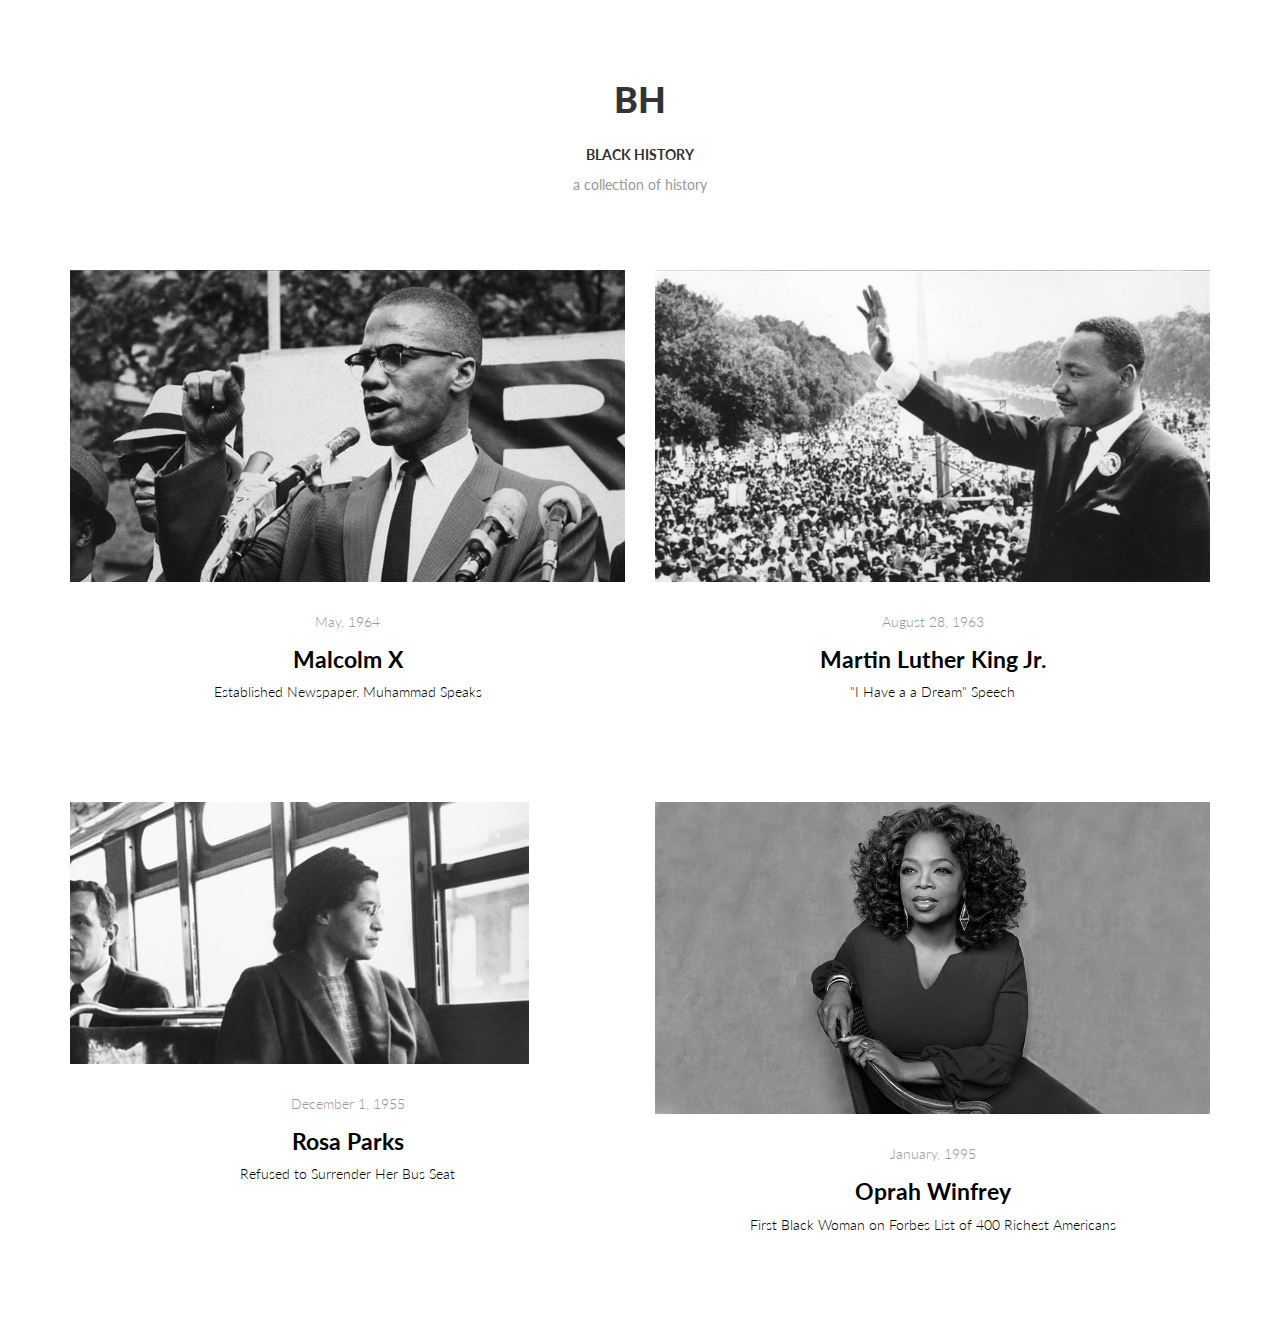
<file: index.html>
<!DOCTYPE html>
<html>

    <head>
    <!-- declaring title, meta tags, linking custom css, bootstrap, google fonts -->
        <title> Black History Month</title>
        <meta name="viewport" content="width=device-width, initial-scale=1, maximum-scale=1, user-scalable=no">
        <meta name="description" content="Black History Month, a collection of stories">
        <link href="css/bootstrap.css" rel="stylesheet" text="text/css">
        <link href="https://maxcdn.bootstrapcdn.com/font-awesome/4.4.0/css/font-awesome.min.css" rel="stylesheet">
        <link href="css/style.css" rel="stylesheet" text="text/css">
        <link href='https://fonts.googleapis.com/css?family=Lato:900,700,400,300' rel='stylesheet' type='text/css'>
    </head>
  
  <body>
      <div id="landing">
          <h1 class="icon"> BH </h1>
          <p class="title"> BLACK HISTORY </h1>
          <p class="subtitle">a collection of history</p>
      </div>
      
      <div class="container">
          <div class="row">
              <a href="article.html"> <div class="col-md-6">
                <img class="img-responsive collection-image" src="img/malcolm-x.jpg">
                <p class="collection-date">May, 1964</p>
                <h2 class="collection-title">Malcolm X</h2>
                <p class="collection-subtitle">Established Newspaper, Muhammad Speaks</p>
              </div></a>
              
              <a href="article.html"> <div class="col-md-6">
                <img class="img-responsive" src="img/martin-luther.jpg">
                <p class="collection-date">August 28, 1963</p>
                <h2 class="collection-title">Martin Luther King Jr.</h2>
                <p class="collection-subtitle">"I Have a a Dream" Speech</p>
              </div> </a> 
              
              <a href="article.html"> <div class="col-md-6">
                <img class="img-responsive" src="img/rosa-parks.jpg">
                <p class="collection-date">December 1, 1955</p>
                <h2 class="collection-title">Rosa Parks</h2>
                <p class="collection-subtitle">Refused to Surrender Her Bus Seat</p>
              </div> </a>

             <a href="article.html"> <div class="col-md-6">
                <img class="img-responsive" src="img/winfrey.jpg">
                <p class="collection-date">January, 1995</p>
                <h2 class="collection-title">Oprah Winfrey</h2>
                <p class="collection-subtitle">First Black Woman on Forbes List of 400 Richest Americans</p>
              </div> </a>
              
          </div>
          
      </div>
      
  </body>

</html>
</file>
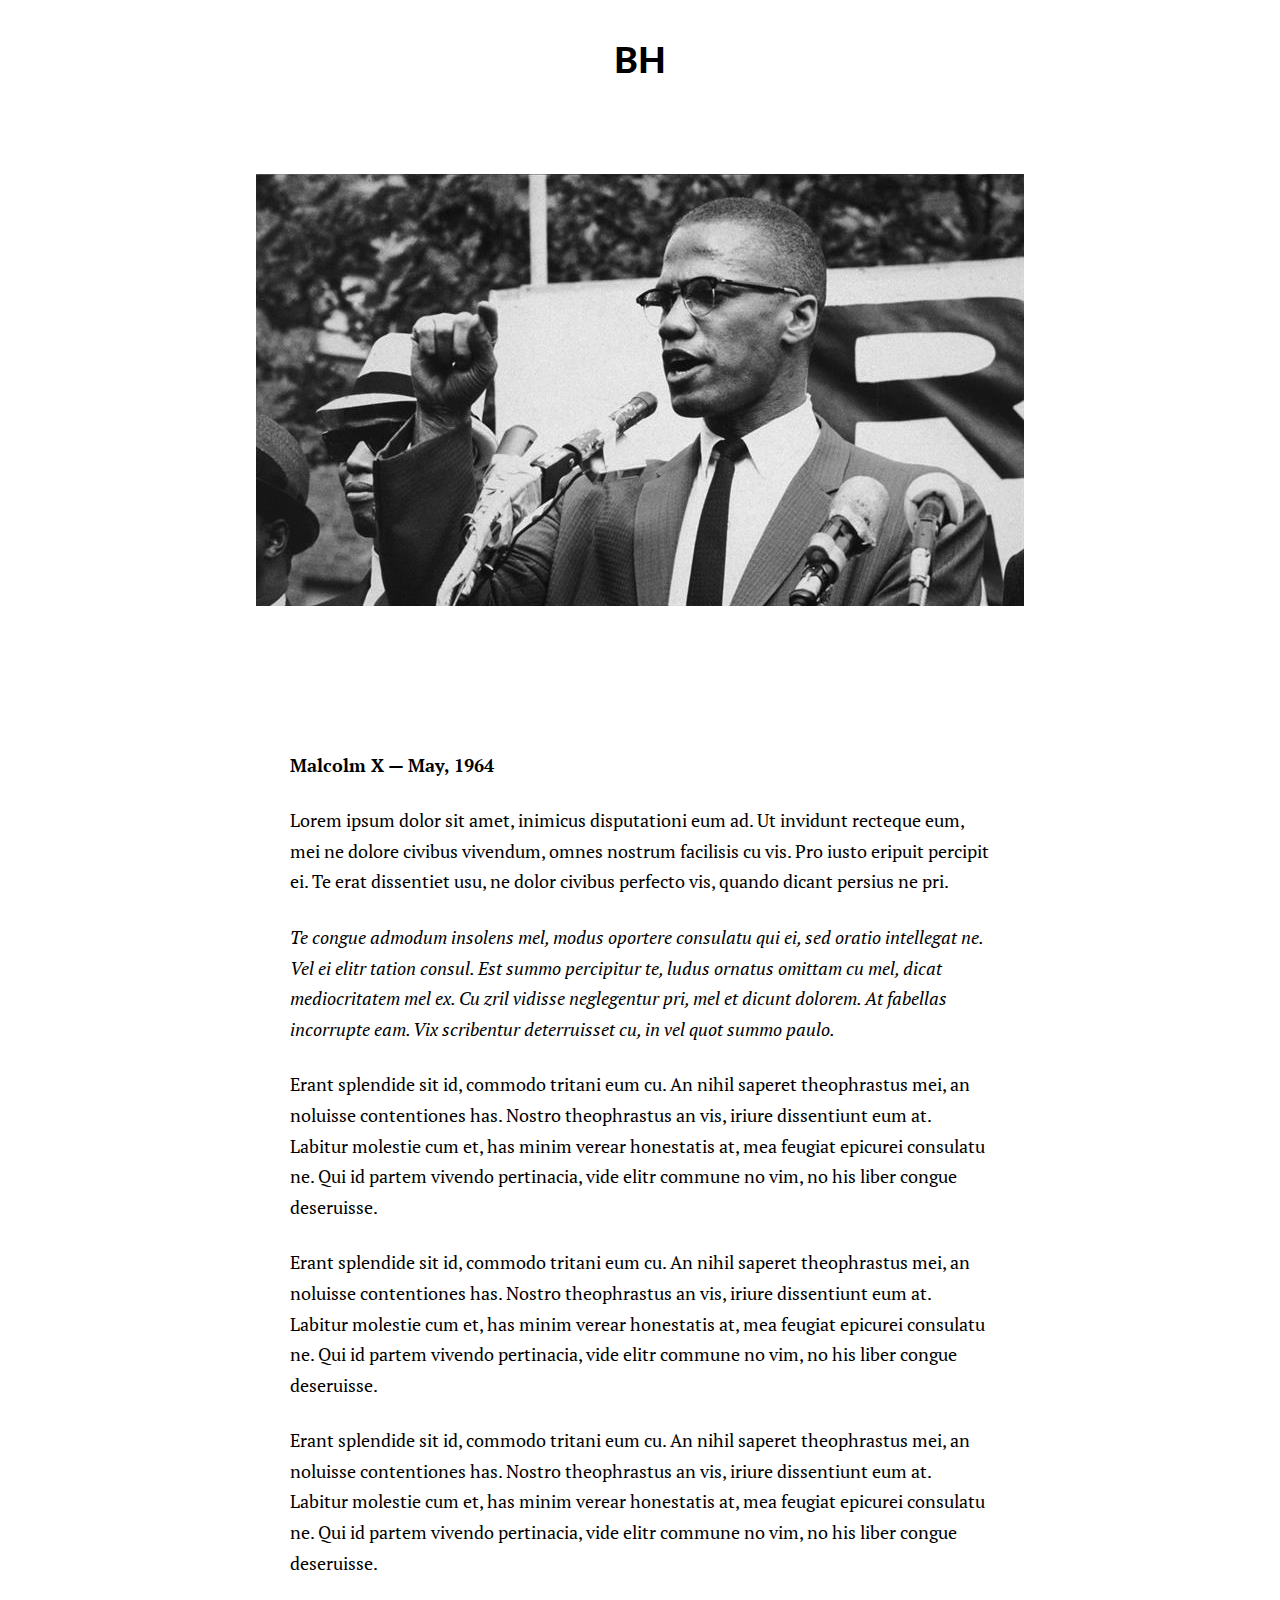
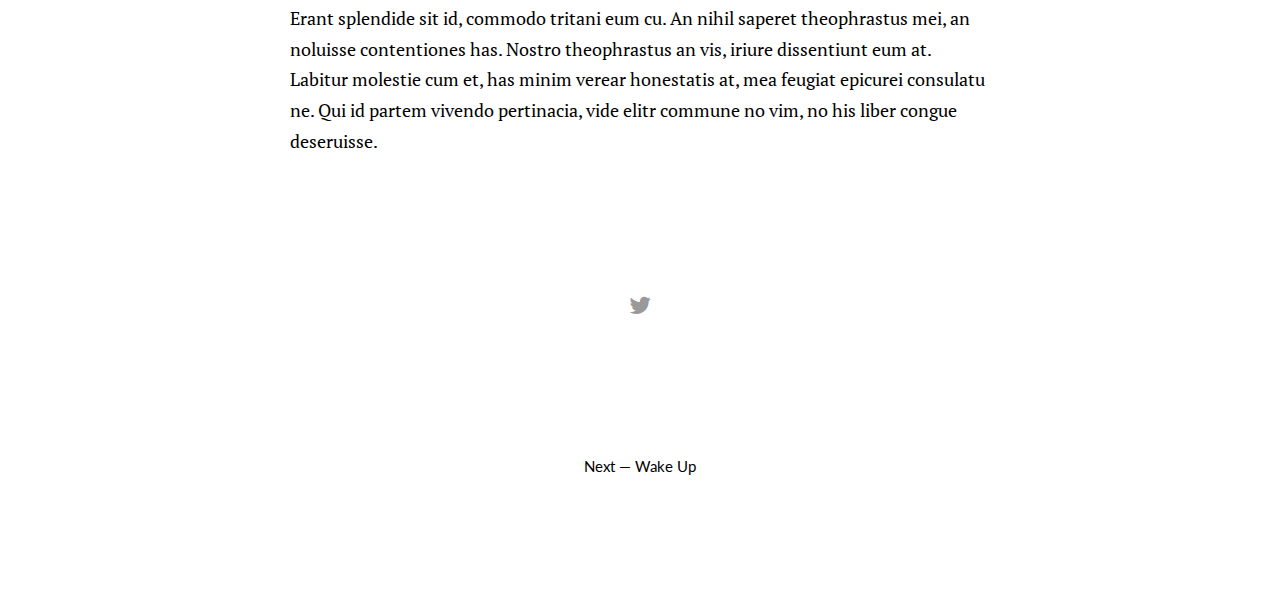
<file: article.html>
<!DOCTYPE html>
<html>
    <head>
    <!-- declaring title, meta tags, linking custom css, bootstrap, google fonts -->
        <title> Black History Month - Article</title>
        <meta name="viewport" content="width=device-width, initial-scale=1, maximum-scale=1, user-scalable=no">
        <meta name="description" content="Black History Month, a collection of stories">
        <link href="css/bootstrap.css" rel="stylesheet" text="text/css">
        <link href="https://maxcdn.bootstrapcdn.com/font-awesome/4.4.0/css/font-awesome.min.css" rel="stylesheet">
        <link href="css/style.css" rel="stylesheet" text="text/css">
        <link href='https://fonts.googleapis.com/css?family=Lato:900,700,400,300' rel='stylesheet' type='text/css'>
        <link href='https://fonts.googleapis.com/css?family=PT+Serif:400,700,400italic' rel='stylesheet' type='text/css'>
    </head>
    
<body>
    
    <a href="index.html"> <h1 class="icon-article"> BH </h1> </a>
          
    <div class="container">
        <div class="row">
            <div class="col-md-12">
                <img class="img-responsive center-block land-image" src="img/malcolm-x.jpg">
            </div>   
        </div>    
    </div>
    
    <div class="body-writing">
        
        <p class="text-header">Malcolm X &#8212; May, 1964</p>
        
        <p class="text">
        Lorem ipsum dolor sit amet, inimicus disputationi eum ad. Ut invidunt recteque eum, mei ne dolore civibus vivendum, omnes nostrum facilisis cu vis. Pro iusto eripuit percipit ei. Te erat dissentiet usu, ne dolor civibus perfecto vis, quando dicant persius ne pri.
        </p>
        
        <p class="text italic"> 
        Te congue admodum insolens mel, modus oportere consulatu qui ei, sed oratio intellegat ne. Vel ei elitr tation consul. Est summo percipitur te, ludus ornatus omittam cu mel, dicat mediocritatem mel ex. Cu zril vidisse neglegentur pri, mel et dicunt dolorem. At fabellas incorrupte eam. Vix scribentur deterruisset cu, in vel quot summo paulo.
        </p>
        
        <p class="text">
        Erant splendide sit id, commodo tritani eum cu. An nihil saperet theophrastus mei, an noluisse contentiones has. Nostro theophrastus an vis, iriure dissentiunt eum at. Labitur molestie cum et, has minim verear honestatis at, mea feugiat epicurei consulatu ne. Qui id partem vivendo pertinacia, vide elitr commune no vim, no his liber congue deseruisse.
       </p> 

        <p class="text">
        Erant splendide sit id, commodo tritani eum cu. An nihil saperet theophrastus mei, an noluisse contentiones has. Nostro theophrastus an vis, iriure dissentiunt eum at. Labitur molestie cum et, has minim verear honestatis at, mea feugiat epicurei consulatu ne. Qui id partem vivendo pertinacia, vide elitr commune no vim, no his liber congue deseruisse.
       </p> 
       
        <p class="text">
        Erant splendide sit id, commodo tritani eum cu. An nihil saperet theophrastus mei, an noluisse contentiones has. Nostro theophrastus an vis, iriure dissentiunt eum at. Labitur molestie cum et, has minim verear honestatis at, mea feugiat epicurei consulatu ne. Qui id partem vivendo pertinacia, vide elitr commune no vim, no his liber congue deseruisse.
       </p> 
       
        <p class="text">
        Erant splendide sit id, commodo tritani eum cu. An nihil saperet theophrastus mei, an noluisse contentiones has. Nostro theophrastus an vis, iriure dissentiunt eum at. Labitur molestie cum et, has minim verear honestatis at, mea feugiat epicurei consulatu ne. Qui id partem vivendo pertinacia, vide elitr commune no vim, no his liber congue deseruisse.
       </p> 
       
       <div class="links">
            <a href="https://twitter.com/intent/tweet?text=A%20story%20to%20share:&url=http://jevinsidhu.com" target="_blank"> 
                <span class="fa-stack fa-lg">
                <i class="fa fa-twitter fa-stack-1x fa-inverse"></i>
                </span> 
            </a>       
       </div>
       
       <a href="article.html"> 
           <p class="next"> Next &#8212; Wake Up </p>
        </a>
        
    </div>
    
</body>

</html>
</file>
<file: css/style.css>
body {
    font-family: "Lato";
}

#landing {
    text-align: center;
}

a {
    text-decoration: none;
    color:#000;
}

a:hover {
    color:#000;
}

.icon {
    margin-top:80px;
    margin-bottom:25px;
    font-weight:900;
}

.icon-article {
    text-align:center;
    margin-top:40px;
    margin-bottom:10px;
    font-weight:900;
}

.title {
    font-size:14px;
    font-weight:700;
    margin-bottom:10px;
}

.subtitle {
    font-size:14px;
    color:#999;
    font-weight:400;
    margin-bottom:75px;
}

.collection-date {
    margin-top:30px;
    margin-bottom:-5px;
    font-weight:300;
    color:#999;
    text-align:center;
}

.collection-title {
    text-align:center;
    font-weight:700;
    font-size:23px;
}

.collection-subtitle {
    text-align:center;
    font-size:14px;
    font-weight:300;
    color:#000;
    margin-bottom:100px;
}

.land-image {
    margin-top:6em;
}

.body-writing {
    margin-top:8em;
    font-family: "PT Serif";
    width:700px;
    margin-left:auto;
    margin-right:auto;
    font-size:18px;
    color:#000;
    line-height:1.7;
}

.text-header {
    font-weight:700;
    margin-bottom:25px;
}

.text {
    margin-bottom:25px;
    -webkit-font-smoothing: antialiased;
}

.next {
    font-family: "Lato";
    font-weight:400;
    margin-top:125px;
    margin-bottom:125px;
    font-size:15px;
    text-align:center;
}

.links {
    margin-top:125px;
    text-align:center;
    margin-left:auto;
    margin-right:auto;
}

.fa-twitter {
    color:#999;
}

.fa-twitter:hover {
    color:#9b9b9b;
}

.italic {
    font-style: italic;
}

/* Media Queries */
@media screen and (max-width:715px) {
    .body-writing {
        max-width:400px;
        font-size:18px;
    }
}

@media screen and (max-width:670px) {
    .body-writing {
        max-width:550px;
        font-size:18px;
    }
}

@media screen and (max-width: 600px) {
    .body-writing {
        max-width:400px;
    }
}

@media screen and (max-width:480px) {
    .body-writing {
        max-width:375px;
    }
}

@media screen and (max-width:414px) {
    .body-writing {
        max-width:385px;
    }
}

@media screen and (max-width:375px) {
    .body-writing {
        max-width:345px;
    }
}

@media screen and (max-width:320px) {
    .body-writing {
        max-width:290px;
        font-size:17px;
    }
}
</file>
